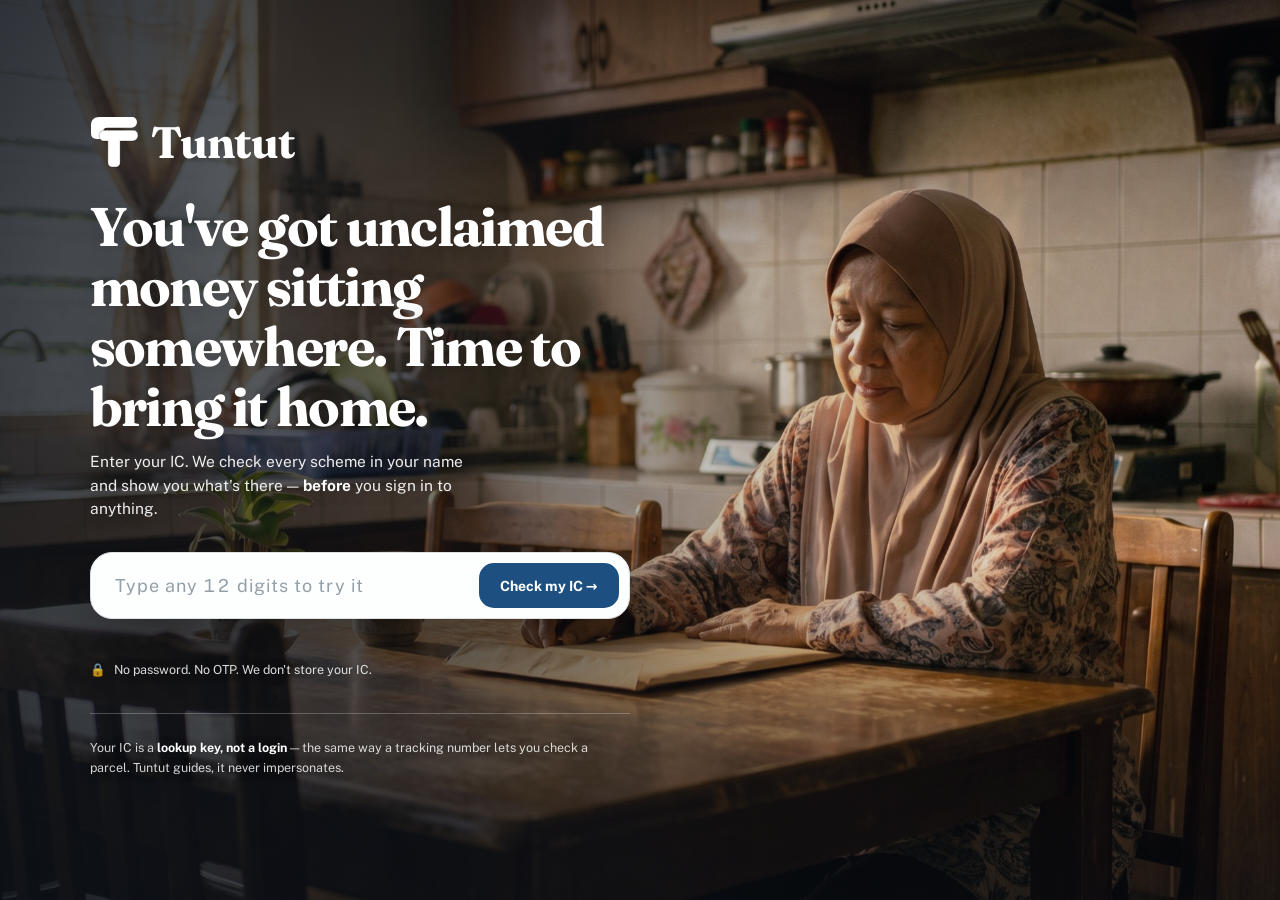
<file: app/index.html>
<!DOCTYPE html>
<html lang="en">
<head>
<meta charset="utf-8">
<meta http-equiv="Cache-Control" content="no-store, no-cache, must-revalidate">
<meta http-equiv="Pragma" content="no-cache">
<meta http-equiv="Expires" content="0">
<meta name="viewport" content="width=device-width, initial-scale=1">
<title>Tuntut — find money the government owes you</title>
<link rel="icon" type="image/svg+xml" href="assets/favicon.svg">
<link rel="preconnect" href="https://fonts.googleapis.com">
<link rel="preconnect" href="https://fonts.gstatic.com" crossorigin>
<link href="https://fonts.googleapis.com/css2?family=Fraunces:opsz,wght@9..144,400;9..144,500;9..144,600;9..144,700&family=Public+Sans:wght@400;500;600;700&display=swap" rel="stylesheet">
<link rel="stylesheet" href="assets/theme.css">
<link rel="stylesheet" href="assets/entry.css">
</head>
<body>

<noscript>
  <div style="max-width:560px;margin:14vh auto;padding:22px;text-align:center;font-family:system-ui">
    <h1>Tuntut needs JavaScript</h1>
    <p>This prototype renders every screen from a local data file in your browser. Please enable JavaScript.</p>
  </div>
</noscript>

<main class="entry entry--hero" id="entry">
  <!-- Full-bleed hero photograph + scrim; all copy sits on top. -->
  <div class="entry-photo" role="img" aria-label="A woman at her kitchen table opening a letter"></div>
  <div class="entry-scrim"></div>

  <div class="entry-inner">

    <!-- idle: the ask -->
    <div class="idle">
      <span class="brand"><img class="brand-mark" src="assets/logo-white.svg" alt=""><span class="wordmark">Tun<b>tut</b></span></span>
      <h1>You've got unclaimed money sitting somewhere. Time to bring it home.</h1>
      <p class="lede">Enter your IC. We check every scheme in your name and show you what's there — <b>before</b> you sign in to anything.</p>

      <form class="field" id="ic-form" autocomplete="off" novalidate>
        <!-- Prototype hint, not a real IC shape: telling testers "any 12 digits"
             invites no one to type a real number, and keeps the demo frictionless. -->
        <input id="ic" name="ic" inputmode="numeric" placeholder="Type any 12 digits to try it"
               aria-label="Your IC number" maxlength="14"
               spellcheck="false" autocorrect="off" autocapitalize="off">
        <button class="btn btn-primary" type="submit">Check my IC →</button>
      </form>
      <p class="err" id="err" role="alert"></p>

      <p class="field-note"><span>🔒</span> No password. No OTP. We don't store your IC.</p>

      <p class="trust">
        Your IC is a <b>lookup key, not a login</b> — the same way a tracking number lets you check a parcel.
        Tuntut guides, it never impersonates.
      </p>
    </div>

    <!-- busy: the 2s check -->
    <div class="loading" id="loading">
      <div class="spinner"></div>
      <h1>Checking your schemes…</h1>
      <p class="lede">Reading what's public. This takes a moment.</p>
      <ul class="ticks" id="ticks"></ul>
    </div>

  </div>
</main>

<script src="data/tuntut-data.js" defer></script>
<script src="assets/app.js" defer></script>
<script src="assets/landing.js" defer></script>
</body>
</html>
</file>
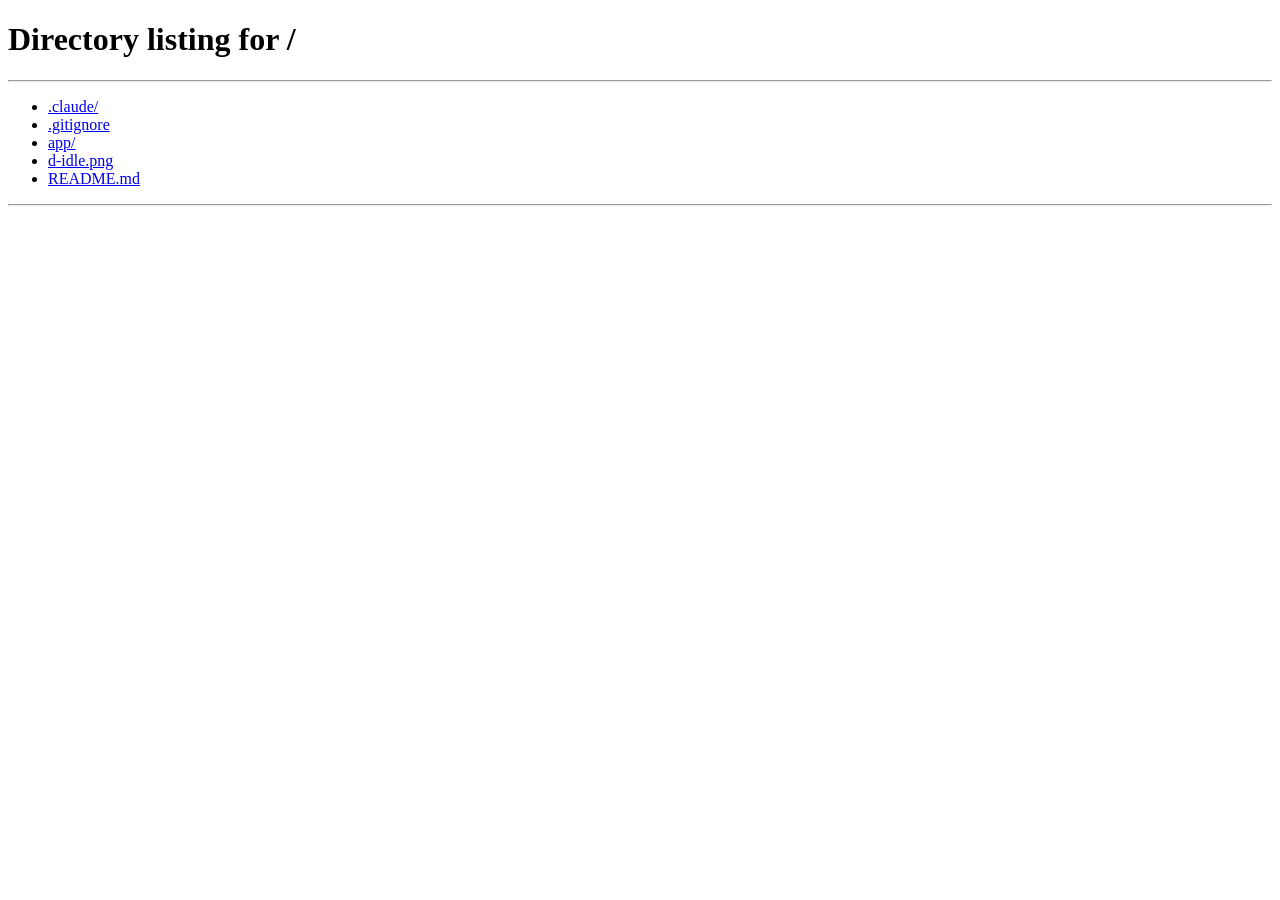
<file: app/dashboard.html>
<!DOCTYPE html>
<html lang="en">
<head>
<meta charset="utf-8">
<meta http-equiv="Cache-Control" content="no-store, no-cache, must-revalidate">
<meta http-equiv="Pragma" content="no-cache">
<meta http-equiv="Expires" content="0">
<meta name="viewport" content="width=device-width, initial-scale=1">
<title>Tuntut — dashboard</title>
<link rel="icon" type="image/svg+xml" href="assets/favicon.svg">
<link rel="preconnect" href="https://fonts.googleapis.com">
<link rel="preconnect" href="https://fonts.gstatic.com" crossorigin>
<link href="https://fonts.googleapis.com/css2?family=Fraunces:opsz,wght@9..144,400;9..144,500;9..144,600;9..144,700&family=Public+Sans:wght@400;500;600;700&display=swap" rel="stylesheet">
<link rel="stylesheet" href="assets/theme.css">
<link rel="stylesheet" href="assets/dashboard.css">
</head>
<body>

<header class="topbar" id="topbar"></header>

<div class="wrap">
  <section class="hero anim" id="hero"></section>
  <div id="buckets"></div>
  <div class="guard anim" id="guard" style="animation-delay:.3s"></div>
  <p class="foot-note" id="foot"></p>
</div>

<script src="data/tuntut-data.js" defer></script>
<script src="assets/app.js" defer></script>
<script src="assets/dashboard.js" defer></script>
</body>
</html>
</file>
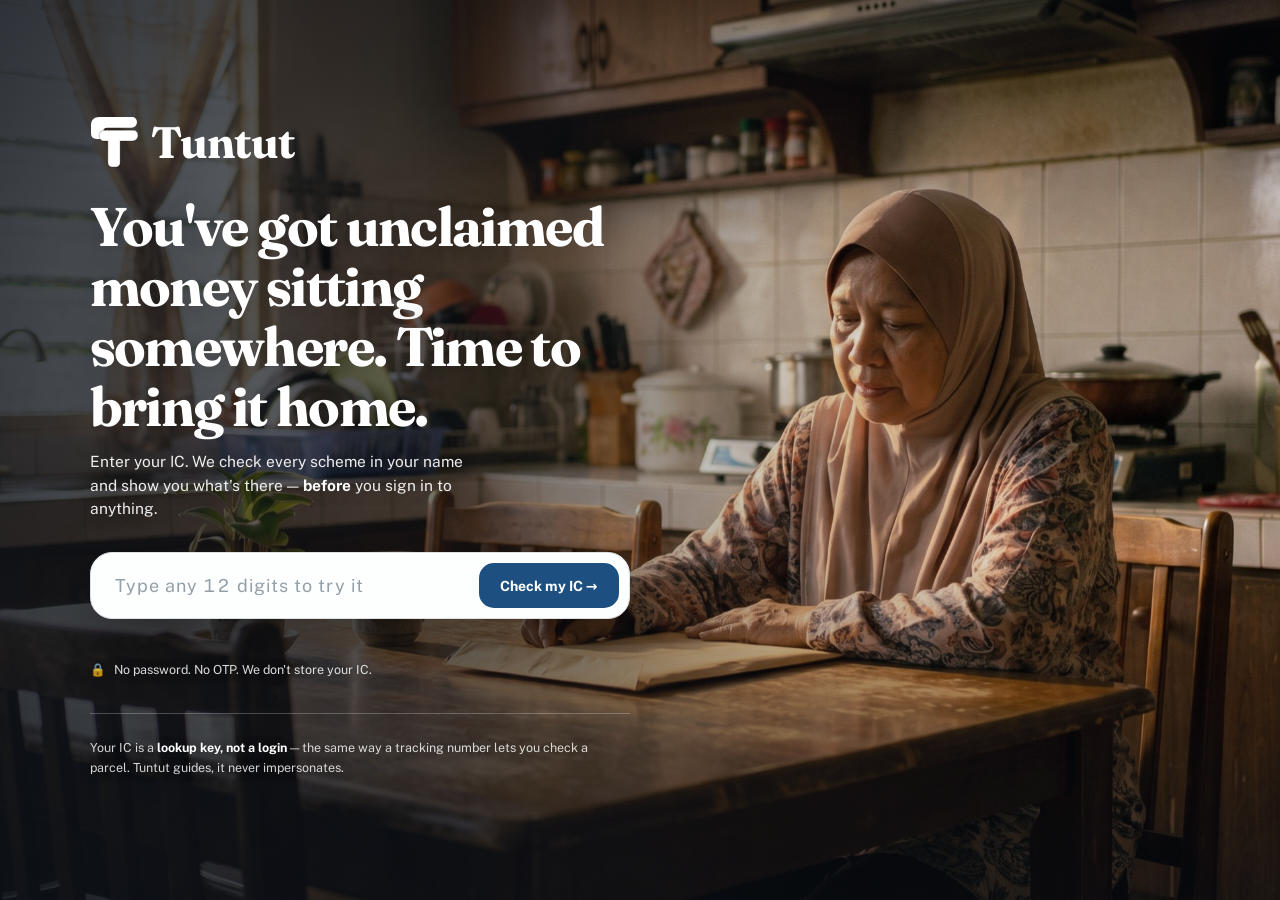
<file: app/guide.html>
<!DOCTYPE html>
<html lang="en">
<head>
<meta charset="utf-8">
<meta http-equiv="Cache-Control" content="no-store, no-cache, must-revalidate">
<meta http-equiv="Pragma" content="no-cache">
<meta http-equiv="Expires" content="0">
<meta name="viewport" content="width=device-width, initial-scale=1">
<title>Tuntut — step-by-step guide</title>
<link rel="preconnect" href="https://fonts.googleapis.com">
<link rel="preconnect" href="https://fonts.gstatic.com" crossorigin>
<link href="https://fonts.googleapis.com/css2?family=Fraunces:opsz,wght@9..144,400;9..144,500;9..144,600;9..144,700&family=Public+Sans:wght@400;500;600;700&display=swap" rel="stylesheet">
<link rel="stylesheet" href="assets/theme.css">
<link rel="stylesheet" href="assets/guide.css">
</head>
<body>

<header class="topbar" id="topbar"></header>

<main class="guide-wrap">
  <section class="practice-head anim">
    <div>
      <p class="eyebrow">Guided walkthrough</p>
      <h1>Learn the next step before visiting the real service.</h1>
      <p>This is a guided walkthrough. No form is sent and no official account is touched.</p>
    </div>
    <span class="mode-badge">📋 Guided</span>
  </section>

  <nav class="platform-tabs anim" id="platform-tabs" aria-label="Choose a service"></nav>

  <div class="training-grid">
    <section class="portal-shell anim" aria-labelledby="portal-title">
      <header class="portal-head">
        <div>
          <p class="portal-kicker" id="portal-kicker"></p>
          <h2 id="portal-title"></h2>
        </div>
        <button class="reset-link" id="reset-guide" type="button">Start over</button>
      </header>
      <div class="truth-row" id="truth-row"></div>
      <div class="step-progress" aria-label="Your progress">
        <i id="step-progress-bar"></i>
      </div>
      <div class="portal-screen" id="portal-screen" aria-live="polite"></div>
    </section>

    <aside class="buddy anim" aria-labelledby="buddy-title">
      <div class="buddy-status">
        <span class="buddy-orb" aria-hidden="true"><i></i></span>
        <div>
          <p id="buddy-state">Ready to guide</p>
          <h2 id="buddy-title">Tuntut Guide</h2>
        </div>
      </div>

      <div class="buddy-message">
        <p class="buddy-step" id="buddy-step"></p>
        <p id="buddy-copy"></p>
        <p class="buddy-next" id="buddy-next" role="status"></p>
      </div>

      <div class="buddy-actions">
        <button class="btn btn-ghost" id="read-step" type="button">🔊 Read this step</button>
      </div>
      <p class="voice-note" id="voice-note" role="status">The on-screen guide works without voice. If started, microphone audio is sent to ElevenLabs.</p>
      <div id="elevenlabs-host"></div>

      <ol class="mini-steps" id="mini-steps"></ol>

      <div class="privacy-note">
        <b>Your information stays safe.</b>
        <span>Never say or type a real IC, password, PIN, OTP, bank number, or medical detail here.</span>
      </div>
    </aside>
  </div>
</main>

<div class="voice-launcher" aria-label="Voice guide controls">
  <label for="voice-language">Voice</label>
  <select id="voice-language" aria-label="Voice guide language">
    <option value="en-MY">English</option>
    <option value="ms-MY">Bahasa Melayu</option>
    <option value="zh-CN">中文</option>
  </select>
  <button class="btn btn-primary" id="start-voice" type="button">🎙 Start voice guide</button>
</div>

<div class="guide-pointer" id="guide-pointer" aria-hidden="true">
  <span></span><b>Click here</b>
</div>

<script src="data/tuntut-data.js" defer></script>
<script src="assets/app.js" defer></script>
<script src="assets/guide.js" defer></script>
</body>
</html>
</file>
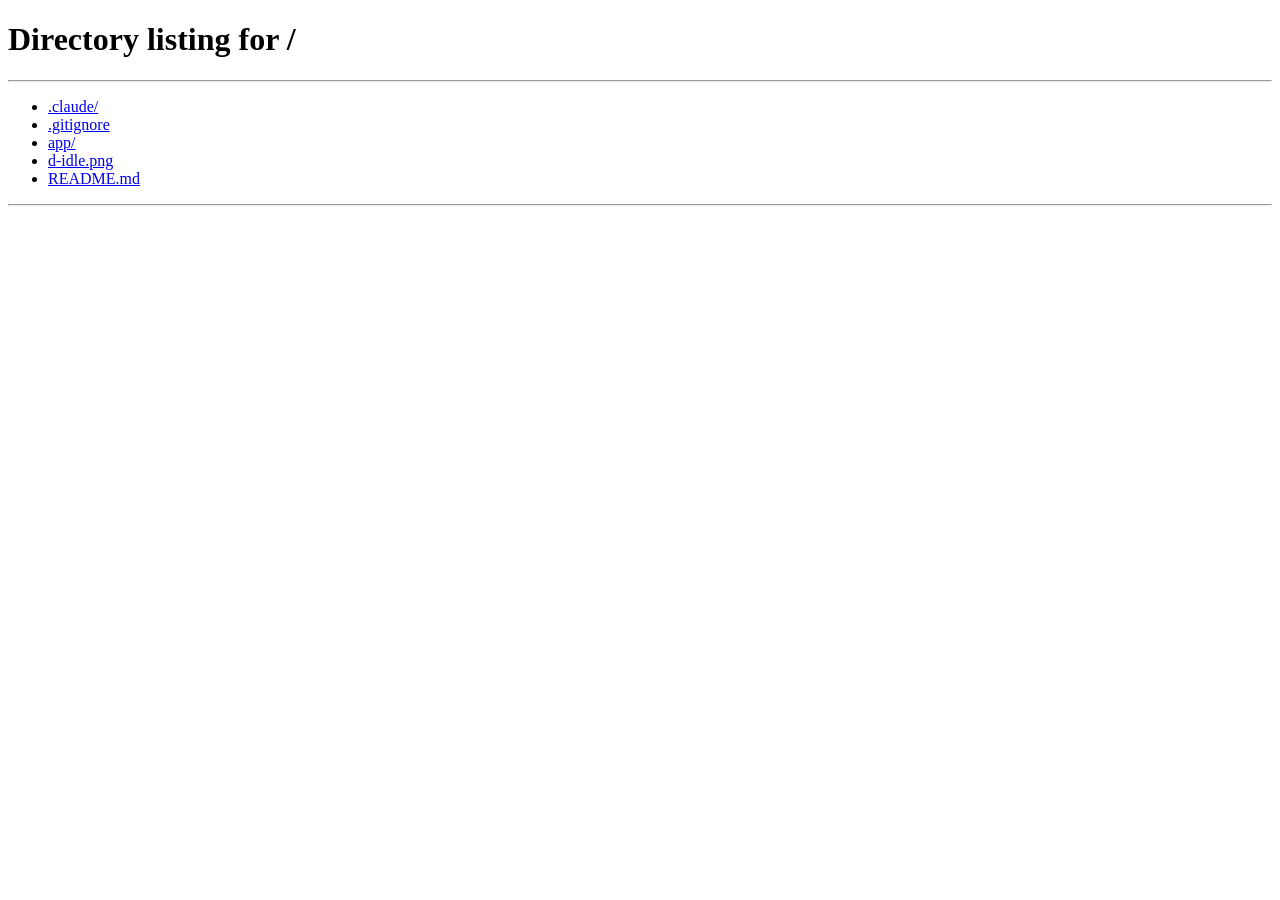
<file: app/no-results.html>
<!DOCTYPE html>
<html lang="en">
<head>
<meta charset="utf-8">
<meta http-equiv="Cache-Control" content="no-store, no-cache, must-revalidate">
<meta http-equiv="Pragma" content="no-cache">
<meta http-equiv="Expires" content="0">
<meta name="viewport" content="width=device-width, initial-scale=1">
<title>Tuntut — nothing found</title>
<link rel="icon" type="image/svg+xml" href="assets/favicon.svg">
<link rel="preconnect" href="https://fonts.googleapis.com">
<link rel="preconnect" href="https://fonts.gstatic.com" crossorigin>
<link href="https://fonts.googleapis.com/css2?family=Fraunces:opsz,wght@9..144,400;9..144,500;9..144,600;9..144,700&family=Public+Sans:wght@400;500;600;700&display=swap" rel="stylesheet">
<link rel="stylesheet" href="assets/theme.css">
<link rel="stylesheet" href="assets/entry.css">
<link rel="stylesheet" href="assets/story.css">
</head>
<body>

<main class="entry">
  <div class="entry-inner">
    <a class="brand" href="/"><img class="brand-mark" src="assets/logo.svg" alt=""><span class="wordmark">Tun<b>tut</b></span></a>
    <section class="slide anim" id="slide"></section>
    <p class="trust">
      We didn't store your IC, and nothing was saved. Checking again later costs you nothing.
    </p>
  </div>
</main>

<script src="data/tuntut-data.js" defer></script>
<script src="assets/app.js" defer></script>
<script src="assets/no-results.js" defer></script>
</body>
</html>
</file>
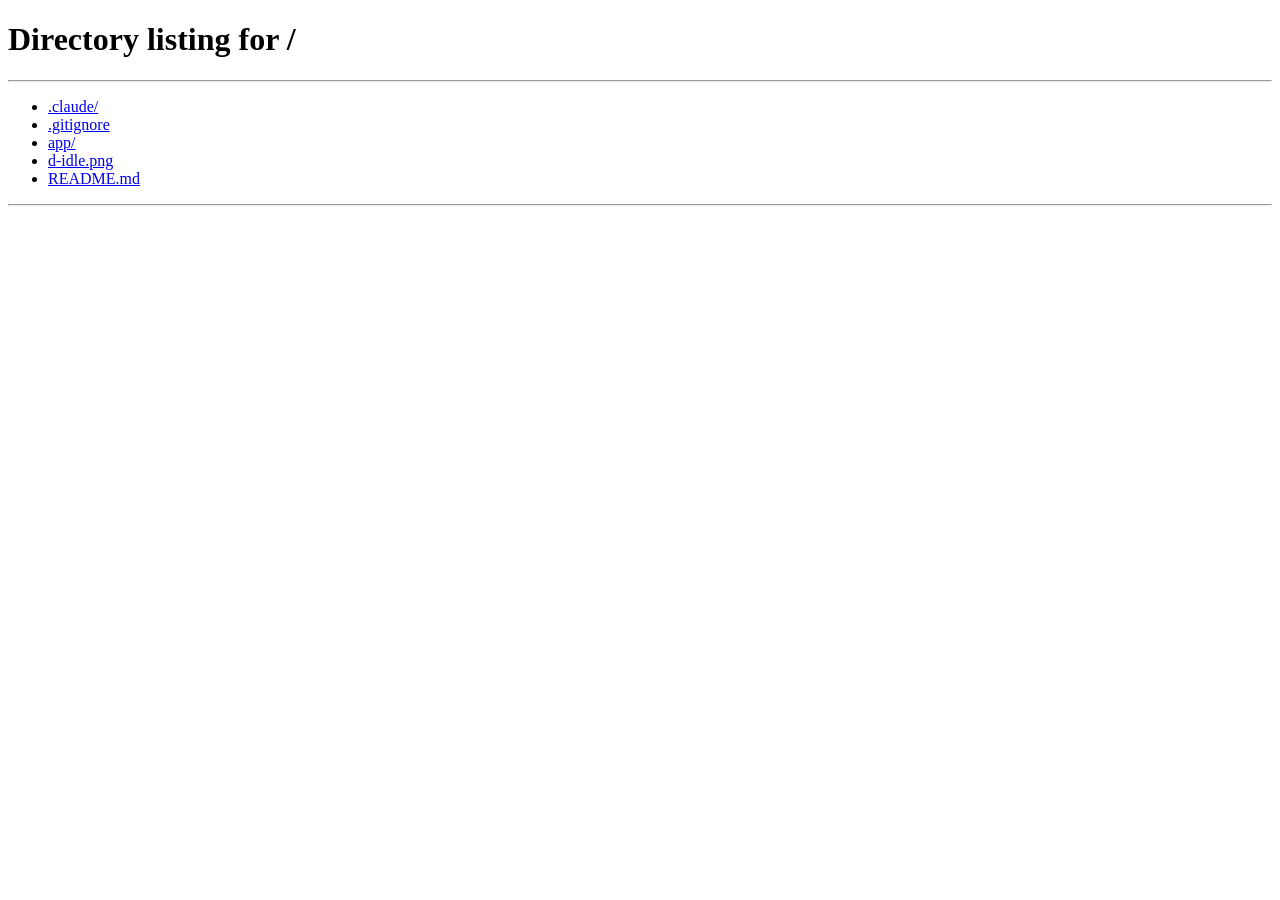
<file: app/story.html>
<!DOCTYPE html>
<html lang="en">
<head>
<meta charset="utf-8">
<meta http-equiv="Cache-Control" content="no-store, no-cache, must-revalidate">
<meta http-equiv="Pragma" content="no-cache">
<meta http-equiv="Expires" content="0">
<meta name="viewport" content="width=device-width, initial-scale=1">
<title>Tuntut — what we found</title>
<link rel="icon" type="image/svg+xml" href="assets/favicon.svg">
<link rel="preconnect" href="https://fonts.googleapis.com">
<link rel="preconnect" href="https://fonts.gstatic.com" crossorigin>
<link href="https://fonts.googleapis.com/css2?family=Fraunces:opsz,wght@9..144,400;9..144,500;9..144,600;9..144,700&family=Public+Sans:wght@400;500;600;700&display=swap" rel="stylesheet">
<link rel="stylesheet" href="assets/theme.css">
<link rel="stylesheet" href="assets/story.css">
</head>
<body>

<header class="topbar" id="topbar"></header>

<main class="story">
  <div class="story-inner">
    <div class="dots" id="dots"></div>
    <div id="slide"></div>
    <div class="nav">
      <button class="back" id="back" aria-label="Previous">←</button>
      <button class="btn btn-primary" id="next">Next →</button>
    </div>
    <p class="hint">Use ← → arrow keys</p>
  </div>
</main>

<dialog class="sheet" id="signup" aria-labelledby="sheet-title">
  <div class="sheet-inner">
    <div class="idle">
      <h2 id="sheet-title"></h2>
      <p class="lead" id="sheet-lead"></p>
      <p class="mock" id="sheet-mock"></p>
      <div id="sheet-providers"></div>
      <button class="close" id="sheet-close" type="button">Not now</button>
      <div class="guard" id="sheet-guard"></div>
    </div>
    <div class="busy">
      <div class="spinner"></div>
      <p id="sheet-busy"></p>
    </div>
  </div>
</dialog>

<script src="data/tuntut-data.js" defer></script>
<script src="assets/app.js" defer></script>
<script src="assets/story.js" defer></script>
</body>
</html>
</file>
<file: app/assets/theme.css>
/* ============================================================
   TUNTUT — design system
   "Paper Premium" · Prussian Blue. Tokens + components shared by
   every page. Page-specific layout lives in entry/story/dashboard.css.
   Alternate palettes are archived in info/design-explorations/ —
   token names match, so a palette swap is a copy into :root below.
   ============================================================ */
:root{
  /* type */
  --display:"Fraunces",Georgia,serif;          /* Google Fonts; falls back to Georgia offline */
  --body:"Public Sans",-apple-system,BlinkMacSystemFont,system-ui,sans-serif;
  --num:"Public Sans",system-ui,sans-serif;
  --num-hero:"Fraunces",Georgia,serif;

  /* shape */
  --radius:22px; --radius-sm:15px;
  --shadow:0 20px 54px rgba(60,42,20,.10);
  --shadow-sm:0 8px 22px rgba(60,42,20,.06);
  --lift:-6px; --hairline:1px;
  --tag-weight:600; --eyebrow-ls:.22em;

  /* palette — Prussian Blue */
  --bg:#eef1f2; --paper:#fdfefe; --sunk:#e8edee;
  --ink:#1b2530; --head:#132130; --muted:#5b6771; --faint:#93a0a8;
  --line:#dbe2e5; --line-2:#e7ecee;
  --accent:#1d5080; --accent-ink:#fff;
  --gold:#b0812e; --gold-soft:#f4edd8;        /* the "money" cue · status: warn */
  --pos:#2f7d57; --pos-soft:#e2efe7;          /* status: good */
  --bad:#b3261e; --bad-soft:#fbe9e7;          /* status: bad */
  --info:#1d5080;

  /* Text-safe variants. The base hues above are decorative (bars, borders,
     the gold money cue) and are too light to carry text: white on --gold is
     only 3.45:1 and --gold on --gold-soft just 2.98:1 — both fail WCAG AA.
     Our audience is elderly, who lose contrast sensitivity first, so anything
     carrying a WORD uses these instead. All measured ≥4.5:1. */
  --gold-deep:#7d5a1c;   /* white on it 6.20:1 · on --gold-soft 5.36:1 */
  --pos-deep:#26694a;    /* white on it 6.49:1 · on --pos-soft  5.54:1 */
  --bad-deep:#b3261e;    /* white on it 6.47:1 · on --bad-soft  5.58:1 — already passes */
}

*{box-sizing:border-box}
html,body{margin:0}
body{
  background:var(--bg);
  background-image:
    radial-gradient(circle at 15% 8%, color-mix(in srgb, var(--accent) 6%, transparent), transparent 42%),
    radial-gradient(circle at 90% 20%, color-mix(in srgb, var(--gold) 8%, transparent), transparent 48%);
  background-attachment:fixed;
  color:var(--ink); font-family:var(--body);
  font-size:15.5px; line-height:1.5; -webkit-font-smoothing:antialiased;
}
.num{font-family:var(--num); font-variant-numeric:tabular-nums; letter-spacing:-.01em}
.wrap{max-width:1080px; margin:0 auto; padding:clamp(20px,4vw,40px) clamp(16px,4vw,44px)}

/* ---- topbar ---- */
.topbar{
  position:sticky; top:0; z-index:20;
  display:flex; align-items:center; gap:18px; flex-wrap:wrap;
  padding:14px clamp(16px,4vw,44px);
  background:color-mix(in srgb, var(--bg) 88%, transparent);
  backdrop-filter:blur(12px); border-bottom:var(--hairline) solid var(--line);
}
.wordmark{font-family:var(--display); font-weight:700; font-size:26px; letter-spacing:-.02em; color:var(--head); text-decoration:none}
.wordmark b{color:var(--accent); font-weight:700}

/* brand lockup: the Forward-Claim mark + the wordmark, side by side. Used in the
   topbar and on the entry screens. The mark is decorative (alt=""): the wordmark
   already spells "Tuntut", so the mark must not repeat it to a screen reader. */
.brand{display:inline-flex; align-items:center; gap:10px; text-decoration:none}
.brand-mark{width:auto; display:block; flex:0 0 auto}
.topbar .brand-mark{height:30px}
.chip{display:inline-flex; align-items:center; gap:7px; padding:6px 11px; border:var(--hairline) solid var(--line);
  border-radius:99px; background:var(--paper); font-size:12.5px; color:var(--muted)}
.chip .num{color:var(--ink); font-size:12.5px}
.dot{width:7px; height:7px; border-radius:50%; background:var(--pos); flex:0 0 auto}
.spacer{margin-left:auto}

/* ---- buttons ---- */
.btn{font-family:var(--body); font-size:14px; font-weight:700; cursor:pointer; padding:12px 20px;
  border-radius:var(--radius-sm); border:var(--hairline) solid transparent; transition:.18s;
  text-decoration:none; display:inline-flex; align-items:center; justify-content:center; gap:8px}
.btn-primary{background:var(--accent); color:var(--accent-ink)}
.btn-primary:hover{filter:brightness(1.06); transform:translateY(-1px)}
.btn-ghost{background:transparent; color:var(--ink); border-color:var(--line)}
.btn-ghost:hover{background:var(--sunk)}
.btn-sm{padding:8px 14px; font-size:13px}
.btn:disabled{opacity:.5; cursor:not-allowed; transform:none}

/* ---- eyebrow ---- */
.eyebrow{font-family:var(--body); font-size:11px; font-weight:700; letter-spacing:var(--eyebrow-ls);
  text-transform:uppercase; color:var(--accent); display:flex; align-items:center; gap:12px; margin:0 0 14px}
.eyebrow::after{content:""; flex:1; height:1px; background:var(--line)}

/* ---- card ---- */
.card{background:var(--paper); border:var(--hairline) solid var(--line); border-radius:var(--radius);
  padding:20px; box-shadow:var(--shadow-sm); transition:transform .2s, box-shadow .2s; display:flex; flex-direction:column}
.card:hover{transform:translateY(var(--lift)); box-shadow:var(--shadow)}
.card .ct{display:flex; align-items:flex-start; justify-content:space-between; gap:10px; margin-bottom:12px}
.card h3{font-family:var(--display); font-size:18px; font-weight:700; margin:0; color:var(--head); line-height:1.15}
.card .desc{color:var(--muted); font-size:13px; margin:0 0 14px}
.card .figure{font-family:var(--num); font-variant-numeric:tabular-nums; font-size:30px; font-weight:700; letter-spacing:-.02em; color:var(--ink); line-height:1; margin-bottom:4px}
.card .figure small{font-size:.42em; font-weight:600; color:var(--muted); letter-spacing:0}
.card .figure.pos{color:var(--pos)}
.card .figure.bad{color:var(--bad)}
.card .caption{font-size:12px; color:var(--faint); margin:0 0 16px}
/* the quiet cash translation under a non-ringgit figure (e.g. litres of fuel) */
.card .note{font-size:12px; font-weight:600; color:var(--gold-deep); margin:-10px 0 16px}
.card .foot{margin-top:auto; display:flex; align-items:center; gap:10px; padding-top:14px; border-top:var(--hairline) solid var(--line-2)}
.card .foot a{color:var(--accent); font-weight:600; font-size:13px; text-decoration:none}
.card .foot a:hover{text-decoration:underline}
.card .src{margin-left:auto; font-size:11px; color:var(--faint)}

/* ---- status: glyph + colour + plain words ----
   Colour NEVER carries meaning alone. The audience is B40 + elderly:
   red/green is the worst pair for colour-blindness, and older eyes lose
   contrast and colour discrimination. Every status must survive greyscale
   — the glyph and the word do the work, colour only reinforces.
   Shapes are deliberately distinct: ✓ tick / ! bang / ✗ cross. */
.tag{font-family:var(--body); font-size:11px; font-weight:700; letter-spacing:.04em;
  padding:4px 10px 4px 4px; border-radius:99px; display:inline-flex; align-items:center; gap:6px; white-space:nowrap}
.tag.good{color:var(--pos-deep); background:var(--pos-soft)}
.tag.warn{color:var(--gold-deep); background:var(--gold-soft)}
.tag.bad {color:var(--bad-deep); background:var(--bad-soft)}

/* the glyph itself — a filled disc carrying the mark */
.glyph{display:inline-grid; place-items:center; border-radius:50%; flex:0 0 auto;
  background:currentColor; line-height:1; font-weight:900}
.glyph::before{color:var(--paper)}
.glyph.good::before{content:"✓"}
.glyph.warn::before{content:"!"}
.glyph.bad::before {content:"✕"}

/* small — inside tags */
.glyph.sm{width:17px; height:17px; font-size:10px}

/* medium — the split rows */
.glyph.md{width:30px; height:30px; font-size:17px}

/* large — the carousel band. Sized to read across a room. */
.glyph.lg{width:64px; height:64px; font-size:34px; background:var(--paper)}
.glyph.lg.good::before{color:var(--pos-deep)}
.glyph.lg.warn::before{color:var(--gold-deep)}
.glyph.lg.bad::before {color:var(--bad-deep)}

/* ---- the split: tap-money vs apply-money ----
   One total answers "how much"; this answers "what do I do", which is the
   question that actually matters. Same status vocabulary as .tag — the row
   colour feeds the glyph via currentColor, and the words carry the meaning. */
.split{display:flex; flex-direction:column; width:100%; text-align:left}
.split .row{display:flex; align-items:center; gap:13px; padding:13px 0;
  border-bottom:var(--hairline) solid var(--line-2)}
.split .row:last-child{border-bottom:0}
.split .row.good{color:var(--pos-deep)}
.split .row.warn{color:var(--gold-deep)}
.split .txt{font-size:12.5px; color:var(--muted); line-height:1.45}
.split .txt b{color:var(--ink); font-weight:700}
.split .amt{display:block; font-family:var(--num-hero); font-size:26px; font-weight:700;
  letter-spacing:-.02em; line-height:1.1; color:var(--head); font-variant-numeric:tabular-nums}

/* ---- prototype disclaimer ---- */
.mock{margin:0 0 20px; padding:11px 14px; border-radius:var(--radius-sm);
  background:var(--gold-soft); border:var(--hairline) solid color-mix(in srgb,var(--gold) 30%, transparent);
  font-size:12.5px; color:var(--ink); text-align:left}

/* ---- spinner (the landing check + the sign-up modal) ---- */
.spinner{width:34px; height:34px; margin:0 auto 20px; border-radius:50%;
  border:3px solid var(--line); border-top-color:var(--accent); animation:spin .8s linear infinite}
@keyframes spin{to{transform:rotate(360deg)}}

/* ---- bars ---- */
.bar{height:7px; border-radius:99px; background:var(--sunk); overflow:hidden; margin:2px 0 6px}
.bar > i{display:block; height:100%; border-radius:99px; background:var(--pos)}
.bar.warn > i{background:var(--gold)}
.barlbl{display:flex; justify-content:space-between; font-size:11.5px; color:var(--faint); margin-bottom:10px}

/* ---- guardrail ---- */
.guard{margin-top:clamp(30px,5vw,48px); padding:22px 24px; border-radius:var(--radius); background:var(--sunk);
  border:var(--hairline) dashed var(--line); display:flex; gap:14px; align-items:flex-start; color:var(--muted); font-size:13px}
.guard b{color:var(--ink)}
.guard .shield{font-size:20px; line-height:1}
.foot-note{text-align:center; color:var(--faint); font-size:11.5px; margin-top:26px}

/* ---- "not ready yet" overlay ----
   A native <dialog>, built by app.js and shared across every page: focus trap,
   Esc, top layer and backdrop all come free. The backdrop blur is stronger than
   the sign-up sheet's on purpose — the ask was to soften the whole page. */
.notready{width:400px; max-width:calc(100vw - 32px); padding:0; border:0; background:transparent}
.notready::backdrop{background:color-mix(in srgb,var(--head) 45%, transparent); backdrop-filter:blur(6px)}
.notready[open]{animation:rise .3s cubic-bezier(.2,.7,.3,1) both}
/* Left-aligned to match the sign-up sheet: a full sentence reads better ranged
   left than centred, where the ragged wrap looks off. */
.notready-inner{background:var(--paper); border:var(--hairline) solid var(--line);
  border-radius:var(--radius); box-shadow:var(--shadow); padding:clamp(24px,4vw,32px); text-align:left}
.notready-inner h2{font-family:var(--display); font-weight:700; color:var(--head); letter-spacing:-.02em;
  font-size:1.4rem; line-height:1.15; margin:0 0 8px}
.notready-inner p{margin:0 0 20px; color:var(--muted); font-size:13.5px}
.notready-inner .btn-primary{width:100%}
.notready-emoji{font-size:44px; line-height:1; margin:0 0 6px}

/* ---- motion ---- */
@keyframes rise{from{opacity:0; transform:translateY(14px)} to{opacity:1; transform:none}}
.anim{animation:rise .6s cubic-bezier(.2,.7,.3,1) both}
@media (prefers-reduced-motion:reduce){
  *,*::before,*::after{animation-duration:.01ms !important; animation-iteration-count:1 !important; transition-duration:.01ms !important}
}

@media (max-width:560px){ .hide-sm{display:none} }
</file>
<file: app/assets/entry.css>
/* Landing + no-results — centred, single-column "entry" screens.
   Sign-up is no longer a page: it's a modal on the last carousel slide. */

.entry{min-height:100vh; display:flex; flex-direction:column; align-items:center; justify-content:center;
  padding:clamp(24px,6vw,56px) clamp(16px,4vw,24px); text-align:center}
.entry-inner{width:100%; max-width:560px}
.entry .wordmark{font-size:clamp(34px,6vw,44px); display:inline-block; margin-bottom:22px}

/* brand lockup on the entry screens: the mark scales with the wordmark and the
   pair carries the bottom margin (so the wordmark's own margin doesn't double up) */
.entry .brand{margin-bottom:22px; gap:12px}
.entry .brand .wordmark{margin-bottom:0}
.entry .brand-mark{height:clamp(40px,6.8vw,52px)}

.entry h1{font-family:var(--display); font-weight:700; color:var(--head); letter-spacing:-.03em;
  font-size:clamp(1.9rem,4.6vw,2.9rem); line-height:1.1; margin:0 0 14px}
.entry .lede{color:var(--muted); margin:0 auto 32px; max-width:44ch}
.entry .lede b{color:var(--pos); font-weight:700}

/* ---- the IC field ---- */
.field{display:flex; gap:10px; align-items:stretch; background:var(--paper);
  border:var(--hairline) solid var(--line); border-radius:var(--radius); padding:10px;
  box-shadow:var(--shadow); text-align:left}
.field input{flex:1; min-width:0; border:0; outline:0; background:transparent; color:var(--ink);
  font-family:var(--num); font-variant-numeric:tabular-nums; font-size:clamp(15px,2.4vw,18px);
  letter-spacing:.06em; padding:12px 14px}
.field input::placeholder{color:var(--faint); letter-spacing:.06em}
.field:focus-within{border-color:var(--accent); box-shadow:0 0 0 4px color-mix(in srgb,var(--accent) 12%, transparent), var(--shadow)}
.field .btn{flex:0 0 auto}
/* On a phone the button eats the input's width and the placeholder clips. Stack
   them: full-width input above a full-width button, both inside the same pill. */
@media (max-width:480px){
  .field{flex-direction:column}
  .field .btn{width:100%}
}

.field-note{display:flex; align-items:center; justify-content:center; gap:8px;
  margin:14px 0 0; font-size:12.5px; color:var(--faint)}
.err{margin:12px 0 0; font-size:13px; font-weight:600; color:var(--bad-deep); min-height:1.2em}

.trust{margin-top:34px; padding-top:24px; border-top:var(--hairline) solid var(--line);
  font-size:12.5px; color:var(--muted); line-height:1.6}
.trust b{color:var(--ink)}

/* ---- loading state ---- */
.loading{display:none}
.loading.on{display:block; animation:rise .4s ease both}
.entry.busy .idle{display:none}

.ticks{list-style:none; margin:22px auto 0; padding:0; max-width:330px; text-align:left}
.ticks li{display:flex; align-items:center; gap:11px; padding:9px 0; font-size:14px;
  color:var(--faint); border-bottom:var(--hairline) solid var(--line-2); opacity:.45; transition:.3s}
.ticks li:last-child{border-bottom:0}
.ticks li::before{content:"○"; color:var(--faint); font-size:13px; width:14px}
.ticks li.done{opacity:1; color:var(--ink)}
.ticks li.done::before{content:"✓"; color:var(--pos); font-weight:700}

/* ============================================================
   HERO variant (landing only) — full-bleed photograph with the
   copy laid over a scrim. Scoped to .entry--hero so no-results,
   which shares this file, keeps its calm paper background.
   ============================================================ */
.entry--hero{position:relative; overflow:hidden; isolation:isolate;
  min-height:100vh; min-height:100svh;
  /* copy lives on the LEFT now — the subject sits in the right third of the
     photo, so the text no longer overlaps her. */
  align-items:flex-start; text-align:left;
  padding-left:clamp(24px,7vw,104px); padding-right:clamp(24px,7vw,104px)}

/* the photograph. Bias right so the woman stays framed as the viewport
   narrows; the left-hand scrim carries the text. */
.entry-photo{position:absolute; inset:0; z-index:-2;
  background:url("hero.jpg") 72% 50% / cover no-repeat}

/* darken the LEFT column (where the copy sits) and the bottom edge more than
   the bright right side, so white type holds contrast without hiding her. */
.entry-scrim{position:absolute; inset:0; z-index:-1;
  background:
    linear-gradient(to right,
      rgba(12,17,24,.80) 0%, rgba(12,17,24,.58) 32%,
      rgba(12,17,24,.20) 60%, rgba(12,17,24,.04) 100%),
    linear-gradient(to bottom,
      rgba(12,17,24,.30) 0%, transparent 28%,
      transparent 60%, rgba(12,17,24,.46) 100%)}

.entry--hero .entry-inner{max-width:540px; margin:0}

/* The shared .lede / .ticks / .field-note centre themselves with margin/justify
   auto — correct for the centred no-results screen, but on the left-aligned hero
   they float in from their own max-width and stagger the left edge. Pin them to
   the heading's edge so every line starts at the same place. */
.entry--hero .lede{margin-left:0}
.entry--hero .field-note{justify-content:flex-start}
.entry--hero .ticks{margin-left:0}
/* the invalid-IC message: dark --bad-deep vanishes on the photo, so light it up */
.entry--hero .err{color:#ffb4ab; text-shadow:0 1px 12px rgba(0,0,0,.5)}
/* the spinner also auto-centres by default; on the left-aligned hero it must sit
   above the heading, not float in the middle of the column */
.entry--hero .spinner{margin-left:0}

/* The loading block is shorter than the idle ask, so left-pinned + vertically
   centred it reads top-heavy and hugs the far-left edge on wide screens. Nudge
   the busy state up and to the right so the bold heading lands near the optical
   centre. Uses position offsets, not transform — the .loading.on `rise` keyframe
   ends on `transform:none`, which would override a transform. Phones untouched. */
@media (min-width:700px){
  .entry--hero .loading{position:relative; left:clamp(24px,4vw,64px); top:-6vh}
}
/* Nudged up-and-right, the loading copy leaves the dark left-scrim and drifts
   onto the bright window, where white type vanishes. Loading is a ~2s interstitial,
   so darken the whole photo while busy — the text then reads wherever it sits and
   the scene stays a calm backdrop. */
.entry--hero.busy .entry-scrim{background:linear-gradient(to bottom,
  rgba(12,17,24,.62) 0%, rgba(12,17,24,.74) 100%)}

/* copy goes light. The green .lede accent and dark trust rules don't read
   on a photo, so they're re-tuned for the dark ground here. */
.entry--hero .wordmark{color:#fff}
.entry--hero .wordmark b{color:#fff}
.entry--hero h1{color:#fff; font-size:clamp(2.1rem,5.4vw,3.4rem);
  text-shadow:0 2px 34px rgba(0,0,0,.45)}
.entry--hero .lede{color:rgba(255,255,255,.92); text-shadow:0 1px 18px rgba(0,0,0,.4)}
.entry--hero .lede b{color:#fff}
.entry--hero .field{box-shadow:0 24px 60px rgba(0,0,0,.4)}
.entry--hero .field-note{color:rgba(255,255,255,.85); text-shadow:0 1px 12px rgba(0,0,0,.45)}
.entry--hero .trust{color:rgba(255,255,255,.82); border-top-color:rgba(255,255,255,.24);
  text-shadow:0 1px 12px rgba(0,0,0,.45)}
.entry--hero .trust b{color:#fff}

/* loading state, over the same photo */
.entry--hero .ticks li{color:rgba(255,255,255,.5); border-bottom-color:rgba(255,255,255,.16)}
.entry--hero .ticks li.done{color:#fff}
.entry--hero .ticks li::before{color:rgba(255,255,255,.5)}
</file>
<file: app/assets/dashboard.css>
/* Dashboard-only layout. Shared tokens + components live in theme.css. */

body{padding-bottom:60px}
.sec{margin-top:clamp(30px,5vw,52px)}
.grid{display:grid; grid-template-columns:repeat(3,1fr); gap:16px}

/* ---- hero total ---- */
.hero{display:grid; grid-template-columns:1.25fr 1fr; gap:clamp(20px,4vw,48px); align-items:center;
  padding:clamp(24px,4vw,40px); background:var(--paper); border:var(--hairline) solid var(--line);
  border-radius:var(--radius); box-shadow:var(--shadow); position:relative; overflow:hidden}
.hero::before{content:""; position:absolute; left:0; top:0; bottom:0; width:5px; background:var(--accent)}
.hero-lede{margin:0 0 6px; color:var(--muted); font-size:14px}
.hero .big{font-family:var(--num-hero); font-weight:700; letter-spacing:-.03em; line-height:.92;
  font-size:clamp(3.2rem,8vw,5.4rem); color:var(--head); font-variant-numeric:tabular-nums}
.hero .big small{font-size:.34em; font-weight:600; letter-spacing:0; color:var(--muted); vertical-align:.6em; margin-right:.1em}
.hero .sub{margin:14px 0 4px; color:var(--muted); max-width:34ch}
.hero .sub b{color:var(--ink); font-weight:700}
.hero .split{max-width:36ch; margin-bottom:22px}
.cta-row{display:flex; gap:12px; flex-wrap:wrap}

/* ---- hero breakdown list ---- */
.mini{display:flex; flex-direction:column; gap:2px}
.mini .row{display:flex; align-items:center; justify-content:space-between; gap:14px; padding:11px 0;
  border-bottom:var(--hairline) solid var(--line-2)}
.mini .row:last-child{border-bottom:0}
.mini .k{color:var(--muted); font-size:13.5px}
.mini .v{font-family:var(--num); font-variant-numeric:tabular-nums; font-weight:700; color:var(--ink)}
.mini .v.pos{color:var(--pos)}
.mini .v.bad{color:var(--bad)}

/* ---- locked card ---- */
.card.locked{position:relative; overflow:hidden}
.card.locked .blurred{filter:blur(7px); opacity:.6; user-select:none; pointer-events:none}
.lockmask{position:absolute; inset:0; display:flex; flex-direction:column; align-items:center;
  justify-content:center; gap:10px; text-align:center; padding:20px;
  background:color-mix(in srgb,var(--paper) 55%, transparent)}
.lockmask p{margin:0; font-size:13px; color:var(--muted); max-width:22ch}

/* Green tick for the "claim lined up" card. Shares the .notready dialog chrome
   (blur, card, button) from theme.css; only this mark is dashboard-specific. */
.claim-done-mark{width:64px; height:64px; border-radius:50%; display:grid; place-items:center;
  background:var(--pos-soft); color:var(--pos-deep); font-size:34px; font-weight:800; margin:0 0 10px}

/* ---- the claim panel ---- */
.claim{display:grid; grid-template-columns:1fr auto; gap:24px; align-items:center; padding:clamp(20px,3vw,28px);
  border-radius:var(--radius); background:var(--paper); border:var(--hairline) solid var(--line);
  box-shadow:var(--shadow-sm); border-left:5px solid var(--gold)}
.claim-tag{margin-bottom:10px}
.claim h3{font-family:var(--display); font-size:21px; margin:0 0 6px; color:var(--head)}
.claim p{margin:0; color:var(--muted); font-size:13.5px; max-width:52ch}
.claim .amt{font-family:var(--num); font-weight:700; color:var(--gold)}

/* ---- reminder strip ---- */
.remind{display:flex; align-items:center; gap:12px; margin-top:16px; padding:14px 18px;
  border-radius:var(--radius-sm); background:var(--gold-soft);
  border:var(--hairline) solid color-mix(in srgb,var(--gold) 30%, transparent); font-size:13.5px; color:var(--ink)}
.remind .num{font-weight:700}

@media (max-width:820px){
  .hero{grid-template-columns:1fr; gap:24px}
  /* Stacked, the breakdown list drops under the CTA and just repeats the cards
     below (and surfaces the PeKa/eKasih/mySalam flags). Lead with the number +
     one action instead. Desktop keeps the two-column hero with the full list. */
  .hero .mini{display:none}
  .grid{grid-template-columns:1fr 1fr}
  .claim{grid-template-columns:1fr}
}
@media (max-width:560px){ .grid{grid-template-columns:1fr} }
</file>
<file: app/assets/guide.css>
/* Guided practice: Tuntut shell around visibly synthetic service screens. */
body{padding-bottom:56px}
.guide-wrap{max-width:1240px; margin:0 auto; padding:clamp(20px,4vw,42px) clamp(16px,3vw,36px)}

.practice-head{display:flex; align-items:flex-start; justify-content:space-between; gap:24px; margin-bottom:24px}
.practice-head .eyebrow{margin-bottom:9px}
.practice-head .eyebrow::after{display:none}
.practice-head h1{font-family:var(--display); font-size:clamp(1.8rem,4vw,2.8rem); line-height:1.08;
  letter-spacing:-.03em; color:var(--head); max-width:760px; margin:0 0 10px}
.practice-head p:last-child{color:var(--muted); max-width:70ch; margin:0}
.mode-badge{flex:0 0 auto; color:var(--gold-deep); background:var(--gold-soft); border:var(--hairline) solid var(--line);
  border-radius:99px; padding:8px 13px; font-size:12px; font-weight:700}

.platform-tabs{display:flex; gap:10px; overflow:auto; padding:3px 2px 14px; margin-bottom:12px}
.platform-tab{flex:0 0 auto; display:flex; align-items:center; gap:10px; padding:11px 15px; border:var(--hairline) solid var(--line);
  border-radius:var(--radius-sm); color:var(--muted); background:var(--paper); font:600 13px var(--body); cursor:pointer}
.platform-tab span{display:grid; place-items:center; width:28px; height:28px; border-radius:9px; background:var(--sunk)}
.platform-tab[aria-selected="true"]{color:var(--head); border-color:var(--accent); box-shadow:0 0 0 3px color-mix(in srgb,var(--accent) 10%,transparent)}
.platform-tab[aria-selected="true"] span{background:var(--accent); color:white}

.training-grid{display:grid; grid-template-columns:minmax(0,1fr) 330px; gap:20px; align-items:start}
.portal-shell,.buddy{background:var(--paper); border:var(--hairline) solid var(--line); border-radius:var(--radius); box-shadow:var(--shadow-sm)}
.portal-shell{min-height:670px; overflow:hidden}
.portal-head{display:flex; align-items:center; justify-content:space-between; gap:18px; padding:20px 24px 16px}
.portal-kicker{font-size:10.5px; font-weight:700; letter-spacing:var(--eyebrow-ls); text-transform:uppercase; color:var(--accent); margin:0 0 4px}
.portal-head h2{font-family:var(--display); color:var(--head); margin:0; font-size:22px}
.reset-link{border:0; background:transparent; color:var(--accent); font:600 12px var(--body); cursor:pointer; padding:8px}
.reset-link:hover{text-decoration:underline}
.truth-row{display:flex; gap:8px; align-items:center; flex-wrap:wrap; padding:10px 24px; background:var(--sunk);
  border-top:var(--hairline) solid var(--line-2); color:var(--muted); font-size:11.5px}
.truth-pill{display:inline-flex; align-items:center; gap:5px; background:var(--paper); border:var(--hairline) solid var(--line);
  border-radius:99px; padding:4px 9px; color:var(--ink); font-weight:600}
.step-progress{height:4px; background:var(--line-2)}
.step-progress i{display:block; height:100%; width:0; background:var(--accent); transition:width .35s ease}
.portal-screen{padding:24px; min-height:520px}

/* The mock screens echo portal structure without copying official branding. */
.mock-portal{border:var(--hairline) solid #d7dee4; border-radius:12px; overflow:hidden; background:#fff; color:#2d3c4c; min-height:470px}
.mock-nav{display:flex; align-items:center; gap:18px; padding:13px 18px; background:#30465c; color:white}
.mock-logo{font-weight:800; letter-spacing:.06em}.mock-logo b{color:#68d1cb}
.mock-nav small{opacity:.75}.mock-nav .spacer{margin-left:auto}
.mock-breadcrumb{padding:12px 18px; background:#f5f7f8; color:#6b7781; font-size:12px}
.mock-content{padding:22px}
.mock-content h3{font-size:21px; font-weight:600; margin:0 0 6px; color:#304052}
.mock-content .intro{margin:0 0 20px; color:#65717c; font-size:13px; max-width:68ch}
.mock-alert{padding:12px 14px; border-left:4px solid #49b8b3; background:#e9f7fa; color:#3d5964; font-size:13px; margin-bottom:18px}
.mock-alert.success{border-color:#58a46a; background:#e9f5e7; color:#315e3a}
.mock-alert.warn{border-color:#d29d43; background:#fbf5df; color:#6a5529}
.mock-panel{border:var(--hairline) solid #dbe1e6; border-radius:8px; overflow:hidden; margin-top:16px}
.mock-panel-title{background:#30465c; color:white; padding:9px 13px; font-size:13px; font-weight:700}
.mock-panel-body{padding:16px}
.mock-row{display:grid; grid-template-columns:160px minmax(0,1fr); align-items:center; gap:12px; margin-bottom:12px}
.mock-row label{font-size:12.5px; color:#51606d; font-weight:600}
.mock-row input,.mock-row select,.search-line input{width:100%; border:1px solid #cfd7dd; border-radius:5px; padding:10px 11px;
  color:#304052; background:white; font:13px var(--body)}
.mock-row input[readonly]{background:#f7f9fa; color:#65717c}
.search-line{display:grid;grid-template-columns:160px minmax(0,1fr);align-items:center;gap:5px 12px;margin:18px 0}
.search-line label{font-size:12.5px;color:#51606d;font-weight:600}.search-line small{grid-column:2;color:#76848e;font-size:11px}
.mock-check{display:flex; align-items:flex-start; gap:9px; color:#40505e; font-size:13px; margin:12px 0}
.mock-check input{width:18px; height:18px; margin:0; accent-color:var(--accent)}
.mock-actions{display:flex; align-items:center; gap:10px; margin-top:20px}
.portal-action{border:0; border-radius:6px; background:#7442a8; color:white; font:700 13px var(--body); padding:11px 17px; cursor:pointer}
.portal-action:hover{filter:brightness(1.07)}
.portal-action:disabled{opacity:.4; cursor:not-allowed}
.portal-secondary{border:1px solid #ccd4db; border-radius:6px; background:white; color:#52616e; font:600 13px var(--body); padding:10px 15px}
.result-table{width:100%; border-collapse:collapse; font-size:12px; margin-top:14px}
.result-table th,.result-table td{text-align:left; border:1px solid #dce2e6; padding:10px}
.result-table th{background:#f2f5f7;color:#44535f}.result-table td:last-child,.result-table th:last-child{text-align:right}
.amount-cell{font-weight:800; color:#1f7650}
.service-cards{display:grid; grid-template-columns:repeat(2,1fr); gap:12px; margin:16px 0}
.service-card{border:1px solid #dbe1e6; border-radius:8px; padding:15px; background:#fafcfc}
.service-card b{display:block; color:#304052; margin-bottom:4px}.service-card span{font-size:12px;color:#65717c}
.location-card{border:2px solid #cfe3dd; border-radius:10px; padding:16px; background:#f5fbf8; margin-top:14px}
.location-card h4{margin:0 0 5px;color:#244b3c}.location-card p{margin:3px 0;color:#5a6b63;font-size:12.5px}
.document-slot{display:flex; align-items:center; justify-content:space-between; gap:12px; border:1px dashed #b9c5cc;
  border-radius:8px; padding:14px; background:#fafcfc; margin-top:12px}
.document-slot b{font-size:13px}.document-slot span{font-size:11.5px;color:#7a8791}
.complete-mark{width:72px; height:72px; border-radius:50%; display:grid; place-items:center; background:#e2efe7;
  color:var(--pos-deep); font-size:38px; font-weight:800; margin:16px auto}
.complete-copy{text-align:center; max-width:520px; margin:0 auto}.complete-copy h3{font-family:var(--display);font-size:28px}
.complete-copy p{color:#62707b}

/* OpenClicky-inspired companion: short speech plus a non-invasive pointer. */
.buddy{position:sticky; top:82px; padding:20px}
.buddy-status{display:flex; align-items:center; gap:12px; padding-bottom:15px; border-bottom:var(--hairline) solid var(--line-2)}
.buddy-status p{margin:0; color:var(--pos-deep); font-size:11px; font-weight:700; text-transform:uppercase; letter-spacing:.08em}
.buddy-status h2{font-family:var(--display); margin:1px 0 0; color:var(--head); font-size:20px}
.buddy-orb{width:42px; height:42px; display:grid; place-items:center; border-radius:50%; background:linear-gradient(145deg,#56b5d5,#1d5080);
  box-shadow:0 6px 18px rgba(29,80,128,.25)}
.buddy-orb i{width:10px; height:10px; border-radius:50%; background:white; box-shadow:0 0 0 5px rgba(255,255,255,.2)}
.buddy.is-speaking .buddy-orb{animation:pulse 1.2s ease-in-out infinite}
@keyframes pulse{50%{transform:scale(1.08);box-shadow:0 8px 25px rgba(29,80,128,.4)}}
.buddy-message{padding:17px 0 12px}.buddy-message p{margin:0;color:var(--ink)}
.buddy-message .buddy-step{color:var(--accent); font-size:11px; font-weight:700; letter-spacing:.08em; text-transform:uppercase; margin-bottom:7px}
.buddy-message .buddy-next{margin-top:10px;color:var(--accent);font-size:12px;font-weight:800;padding:8px 10px;border-radius:8px;background:#edf7fc;border:1px solid #c9e7f5}
.buddy-actions{display:grid; gap:8px}.buddy-actions .btn{width:100%; padding:10px 13px; font-size:12.5px}
.buddy-actions .btn[hidden]{display:none}
.voice-note{font-size:11.5px;color:var(--faint);line-height:1.45;margin:10px 0 0}
#elevenlabs-host{margin-top:12px}
#elevenlabs-host elevenlabs-convai{display:block;width:100%}
.voice-launcher{position:fixed;right:20px;bottom:20px;z-index:90;display:flex;align-items:center;gap:8px;padding:9px;
  border:var(--hairline) solid var(--line);border-radius:14px;background:var(--paper);box-shadow:var(--shadow);}
.voice-launcher label{position:absolute;width:1px;height:1px;overflow:hidden;clip-path:inset(50%)}
.voice-launcher select{border:var(--hairline) solid var(--line);border-radius:9px;background:var(--paper);color:var(--ink);padding:9px;font:600 12px var(--body)}
.voice-launcher .btn{white-space:nowrap;padding:10px 14px}
#elevenlabs-host:has(elevenlabs-convai){position:fixed;right:20px;bottom:78px;z-index:89;width:min(390px,calc(100vw - 40px));margin:0}
.mini-steps{list-style:none; padding:15px 0; margin:17px 0 0; border-top:var(--hairline) solid var(--line-2)}
.mini-steps li{display:flex; gap:9px; align-items:flex-start; color:var(--faint); font-size:11.5px; padding:5px 0}
.mini-steps i{display:grid; place-items:center; flex:0 0 auto; width:18px; height:18px; border-radius:50%; background:var(--sunk); font-style:normal; font-size:9px}
.mini-steps li.done{color:var(--pos-deep)}.mini-steps li.current{color:var(--ink);font-weight:700}
.mini-steps li.done i{background:var(--pos-soft)}.mini-steps li.current i{background:var(--accent);color:white}
.privacy-note{display:flex;flex-direction:column;gap:3px;padding:12px;border-radius:10px;background:var(--gold-soft);font-size:11px;color:var(--muted)}
.privacy-note b{color:var(--gold-deep)}

.guide-pointer{position:fixed;z-index:70;display:flex;align-items:center;gap:9px;pointer-events:none;opacity:0;
  transform:translate(-19px,calc(-100% - 12px));transition:left .32s cubic-bezier(.2,.8,.2,1),top .32s cubic-bezier(.2,.8,.2,1),opacity .18s}
.guide-pointer.below{transform:translate(-19px,12px)}
.guide-pointer.flip{flex-direction:row-reverse;transform:translate(calc(-100% + 19px),calc(-100% - 12px))}
.guide-pointer.flip.below{transform:translate(calc(-100% + 19px),12px)}
.guide-pointer.on{opacity:1}
.guide-pointer span{position:relative;width:38px;height:38px;flex:0 0 38px;border:4px solid #38bdf8;border-radius:50%;
  background:radial-gradient(circle,#fff 0 25%,#72d7ff 28% 43%,rgba(255,255,255,.94) 46%);
  box-shadow:0 0 0 8px rgba(56,189,248,.25),0 0 28px 8px rgba(56,189,248,.48);animation:pointer-ring 1.15s ease-in-out infinite}
.guide-pointer span::after{content:"";position:absolute;inset:11px;border-radius:50%;background:#0b5f9b;box-shadow:0 0 12px #fff}
.guide-pointer b{max-width:230px;background:linear-gradient(135deg,#123f68,#176b9d);color:white;border:2px solid rgba(255,255,255,.82);
  border-radius:99px;padding:8px 12px;font-size:12px;line-height:1.2;white-space:nowrap;box-shadow:0 8px 24px rgba(10,67,105,.35),0 0 18px rgba(56,189,248,.28)}
@keyframes pointer-ring{50%{transform:scale(1.12);box-shadow:0 0 0 16px rgba(56,189,248,0),0 0 38px 12px rgba(56,189,248,.58)}}
@keyframes target-glow{50%{box-shadow:0 0 0 10px rgba(56,189,248,.13),0 0 34px 8px rgba(56,189,248,.32)}}
.guide-active{position:relative;z-index:2;outline:4px solid #38bdf8!important;outline-offset:4px;
  box-shadow:0 0 0 8px rgba(56,189,248,.16),0 0 26px 6px rgba(56,189,248,.25);animation:target-glow 1.35s ease-in-out infinite}
.guide-active.guide-flash{animation:target-glow .55s ease-in-out 3}
.guide-complete input,.guide-complete select{border-color:#63a979;background-color:#f3fbf5}
[data-required][aria-invalid="true"]{border-color:#b94a54!important;background:#fff7f7!important;box-shadow:0 0 0 3px rgba(185,74,84,.12)}

@media (max-width:960px){
  .training-grid{grid-template-columns:1fr}.buddy{position:static;display:grid;grid-template-columns:1fr 1fr;gap:0 20px}
  .buddy-status,.buddy-message,.buddy-actions,.voice-note,#elevenlabs-host{grid-column:1}.mini-steps,.privacy-note{grid-column:2;grid-row:auto / span 3}
}
@media (max-width:620px){
  .practice-head{flex-direction:column}.training-grid{display:block}.portal-shell{min-height:0}.portal-screen{padding:14px}.mock-content{padding:15px}
  .mock-row,.search-line{grid-template-columns:1fr;gap:5px}.search-line small{grid-column:1}.service-cards{grid-template-columns:1fr}.buddy{display:block;margin-top:16px}.result-table{font-size:10px}
  .result-table th:nth-child(3),.result-table td:nth-child(3){display:none}
  .guide-pointer b{max-width:160px;white-space:normal;font-size:11px}
  .voice-launcher{right:10px;bottom:10px;left:10px}.voice-launcher select{min-width:0;flex:1}.voice-launcher .btn{flex:1}
  #elevenlabs-host:has(elevenlabs-convai){right:10px;bottom:70px;width:calc(100vw - 20px)}
}
@media (prefers-reduced-motion:reduce){
  .guide-pointer,.guide-pointer span,.guide-active{transition:none;animation:none}
}
</file>
<file: app/assets/story.css>
/* Carousel / "simple view" — one idea per screen. */

/* The carousel owns exactly one screenful and never scrolls the page. The card,
   the button and the dots are one object: if you have to scroll to find the way
   forward, the design has failed. So the height is the viewport's, not the
   content's, and everything inside fits it.

   The body is the flex column rather than the story subtracting a fixed topbar
   height: the topbar wraps to two lines on a narrow screen, so any hardcoded
   number is wrong exactly where it hurts. Let the browser do the subtraction. */
html,body{height:100%}
body{display:flex; flex-direction:column}
.topbar{flex:0 0 auto}

.story{flex:1 1 auto; min-height:0; display:flex; flex-direction:column;
  align-items:center; justify-content:center; overflow:hidden;
  padding:clamp(12px,2.5vh,28px) clamp(16px,4vw,24px)}

/* Fixed frame, on purpose. Slides carry wildly different amounts of copy, and
   if the card resized the Next button would move under the user's finger every
   click. Our audience is elderly — the target must never walk away.

   "Fixed" means identical on every slide, not one magic number: the card takes
   whatever height the window leaves (capped at 600), so it fits a short laptop
   without the button falling off the bottom. Every slide still gets the same
   box, which is the promise that matters. */
/* The cap stops the card ballooning on a tall monitor. It has to clear the
   busiest slide (the intro: big number + heading + both split rows) or that
   slide alone starts scrolling inside — which is how you get a card that looks
   fine on every screen except the first one anyone sees. */
.story-inner{width:560px; max-width:100%; height:100%; max-height:730px;
  display:flex; flex-direction:column}
#slide{flex:1 1 auto; min-height:0; display:flex}

/* progress */
.dots{flex:0 0 auto; display:flex; gap:7px; justify-content:center; margin-bottom:clamp(10px,2vh,22px)}
.dots i{width:7px; height:7px; border-radius:99px; background:var(--line); transition:.25s}
.dots i.on{background:var(--accent); width:22px}
.dots i.seen{background:color-mix(in srgb,var(--accent) 45%, transparent)}

/* slide — Paper Premium card, but the verdict is a colour band up top so the
   answer lands before you read a word. */
.slide{flex:1; min-height:0; background:var(--paper); border:var(--hairline) solid var(--line);
  border-radius:var(--radius); box-shadow:var(--shadow); text-align:center; overflow:hidden;
  display:flex; flex-direction:column}

/* the status band */
.band{flex:0 0 auto; padding:clamp(14px,2.4vh,22px) 20px clamp(12px,2vh,20px);
  display:flex; flex-direction:column; align-items:center; gap:clamp(7px,1.4vh,12px)}
/* -deep variants: these carry white text, so they must clear 4.5:1 */
.band.good{background:var(--pos-deep)}
.band.warn{background:var(--gold-deep)}
.band.bad {background:var(--bad-deep)}
.band.accent{background:var(--accent)}
.band .label{font-size:15px; font-weight:700; letter-spacing:.03em; color:var(--paper)}

/* min-height:0 lets this shrink inside the card rather than push the band off
   the top. Nothing here should ever actually scroll — if it does, the copy is
   too long for the smallest screen we support and the copy is what should give. */
.slide-body{flex:1; min-height:0; overflow:auto; padding:clamp(16px,3vh,34px) clamp(20px,4vw,34px);
  display:flex; flex-direction:column; align-items:center; justify-content:center}

.slide .kicker{font-size:11px; font-weight:700; letter-spacing:var(--eyebrow-ls);
  text-transform:uppercase; color:var(--muted); margin:0 0 14px}

.slide h2{font-family:var(--display); font-weight:700; color:var(--head); letter-spacing:-.025em;
  font-size:clamp(1.5rem,4vw,2.1rem); line-height:1.15; margin:0 0 14px}
.slide p{margin:0; color:var(--muted); max-width:36ch}
/* --muted, not --faint: this line carries the money value on some slides, and
   --faint is 2.6:1 on paper — it fails AA. Quiet is fine; unreadable isn't. */
.slide .foot-line{margin-top:20px; padding-top:16px; border-top:var(--hairline) solid var(--line-2);
  font-size:13px; color:var(--muted); width:100%; max-width:36ch}
/* "what's it worth to me?" — the answer, so it gets the money cue */
.slide .worth{font-family:var(--num); font-weight:700; color:var(--gold-deep);
  font-variant-numeric:tabular-nums; white-space:nowrap}

/* the big number slide */
.slide .mega{font-family:var(--num-hero); font-weight:700; letter-spacing:-.03em; line-height:.9;
  font-size:clamp(3.4rem,11vw,5.2rem); color:var(--head); font-variant-numeric:tabular-nums; margin:6px 0 14px}
.slide .mega small{font-size:.3em; font-weight:600; color:var(--muted); vertical-align:.7em; margin-right:.12em; letter-spacing:0}

/* the final claim slide keeps the gold band */
.slide .tag{margin-bottom:16px}

/* the two piles, on the intro and final slides */
.slide .split{max-width:340px; margin-top:18px; border-top:var(--hairline) solid var(--line-2)}
.slide .mega + .split{margin-top:22px}
.slide .total{display:flex; align-items:baseline; justify-content:center; gap:9px; width:100%;
  max-width:340px; margin-top:16px; padding-top:14px; border-top:var(--hairline) solid var(--line-2)}
.slide .total span{font-size:12px; letter-spacing:var(--eyebrow-ls); text-transform:uppercase;
  font-weight:700; color:var(--faint)}
.slide .total b{font-family:var(--num-hero); font-size:20px; color:var(--head); letter-spacing:-.02em}

/* nav */
.nav{flex:0 0 auto; display:flex; align-items:center; gap:12px; margin-top:clamp(12px,2.2vh,22px)}
.nav .btn-primary{flex:1}
.nav .back{flex:0 0 auto; background:transparent; border:var(--hairline) solid var(--line); color:var(--muted);
  width:46px; height:46px; padding:0; border-radius:var(--radius-sm); font-size:17px; cursor:pointer; transition:.18s;
  display:inline-flex; align-items:center; justify-content:center}
.nav .back:hover:not(:disabled){background:var(--sunk); color:var(--ink)}
.nav .back:disabled{opacity:.35; cursor:not-allowed}

.hint{flex:0 0 auto; text-align:center; margin:clamp(8px,1.4vh,16px) 0 0; font-size:11.5px; color:var(--faint)}
/* Short screen: the hint is the least valuable thing here — it goes first so
   the card and the button never have to. (It's also arrow-key advice, which is
   useless on the touch devices that hit this breakpoint.) */
@media (max-height:700px){ .hint{display:none} }

.claim-note{margin-top:14px; font-size:12.5px; color:var(--faint); max-width:34ch}

/* ---- the sign-up modal ----
   A native <dialog>: focus trap, Esc, inert background and the top layer all
   come free and correct. Reaching for a div here would mean rebuilding them. */
.sheet{width:420px; max-width:calc(100vw - 32px); padding:0; border:0; background:transparent; overflow:visible}
.sheet::backdrop{background:color-mix(in srgb,var(--head) 55%, transparent); backdrop-filter:blur(3px)}
.sheet[open]{animation:rise .3s cubic-bezier(.2,.7,.3,1) both}

.sheet-inner{background:var(--paper); border:var(--hairline) solid var(--line);
  border-radius:var(--radius); box-shadow:var(--shadow); padding:clamp(22px,4vw,30px); text-align:left}
.sheet h2{font-family:var(--display); font-weight:700; color:var(--head); letter-spacing:-.025em;
  font-size:1.5rem; line-height:1.15; margin:0 0 10px}
.sheet .lead{margin:0 0 20px; color:var(--muted); font-size:13.5px}
.sheet .lead b{color:var(--ink)}

/* Provider buttons. Deliberately not brand-coloured: they're mock, and a
   pixel-perfect Google button would be a lie the user can't see through. */
.sheet .prov{width:100%; justify-content:flex-start; gap:12px; margin-bottom:10px; padding:13px 16px}
.sheet .prov .ic{width:20px; height:20px; flex:0 0 auto}
.sheet .close{margin-top:6px; width:100%; background:transparent; border:0; color:var(--faint);
  font-family:var(--body); font-size:12.5px; cursor:pointer; padding:8px}
.sheet .close:hover{color:var(--ink); text-decoration:underline}
.sheet .guard{margin-top:18px; padding:14px 16px; font-size:11.5px}
.sheet .guard .shield{font-size:16px}

.sheet .busy{display:none; text-align:center; padding:26px 0 20px}
.sheet.working .idle{display:none}
.sheet.working .busy{display:block; animation:rise .3s ease both}
.sheet .busy p{margin:0; font-size:13.5px; color:var(--muted)}

/* ---- short screens ----
   A 13" laptop is ~700px tall, and after the browser chrome the page gets
   ~650. Everything below is about buying back vertical pixels so the card and
   its button still fit in one view, in this order: gaps, then the glyph, then
   type. The layout above already flexes; these just stop it from clipping. */
@media (max-height:760px){
  .slide h2{font-size:clamp(1.35rem,3.2vw,1.75rem); margin-bottom:10px}
  .slide .mega{font-size:clamp(2.8rem,8vw,4rem); margin:2px 0 8px}
  .glyph.lg{width:52px; height:52px; font-size:27px}
  .slide .foot-line{margin-top:14px; padding-top:11px}
  .slide .split{margin-top:12px}
  .split .row{padding:9px 0}
  .split .amt{font-size:23px}
  .slide .total{margin-top:11px; padding-top:10px}
  .claim-note{margin-top:9px}
  .slide .kicker{margin-bottom:9px}
}
@media (max-height:700px){
  .glyph.lg{width:42px; height:42px; font-size:22px}
  .slide h2{font-size:clamp(1.15rem,3vw,1.5rem)}
  .slide .mega{font-size:clamp(2.2rem,7vw,3.2rem)}
  .split .amt{font-size:20px}
  .slide p{font-size:13.5px}
  .split .txt{font-size:11.5px}
  .split .row{padding:7px 0; gap:10px}
  .glyph.md{width:26px; height:26px; font-size:15px}
  .slide .foot-line{margin-top:11px; padding-top:9px; font-size:12px}
  .band{padding:11px 20px 10px}
}
</file>
